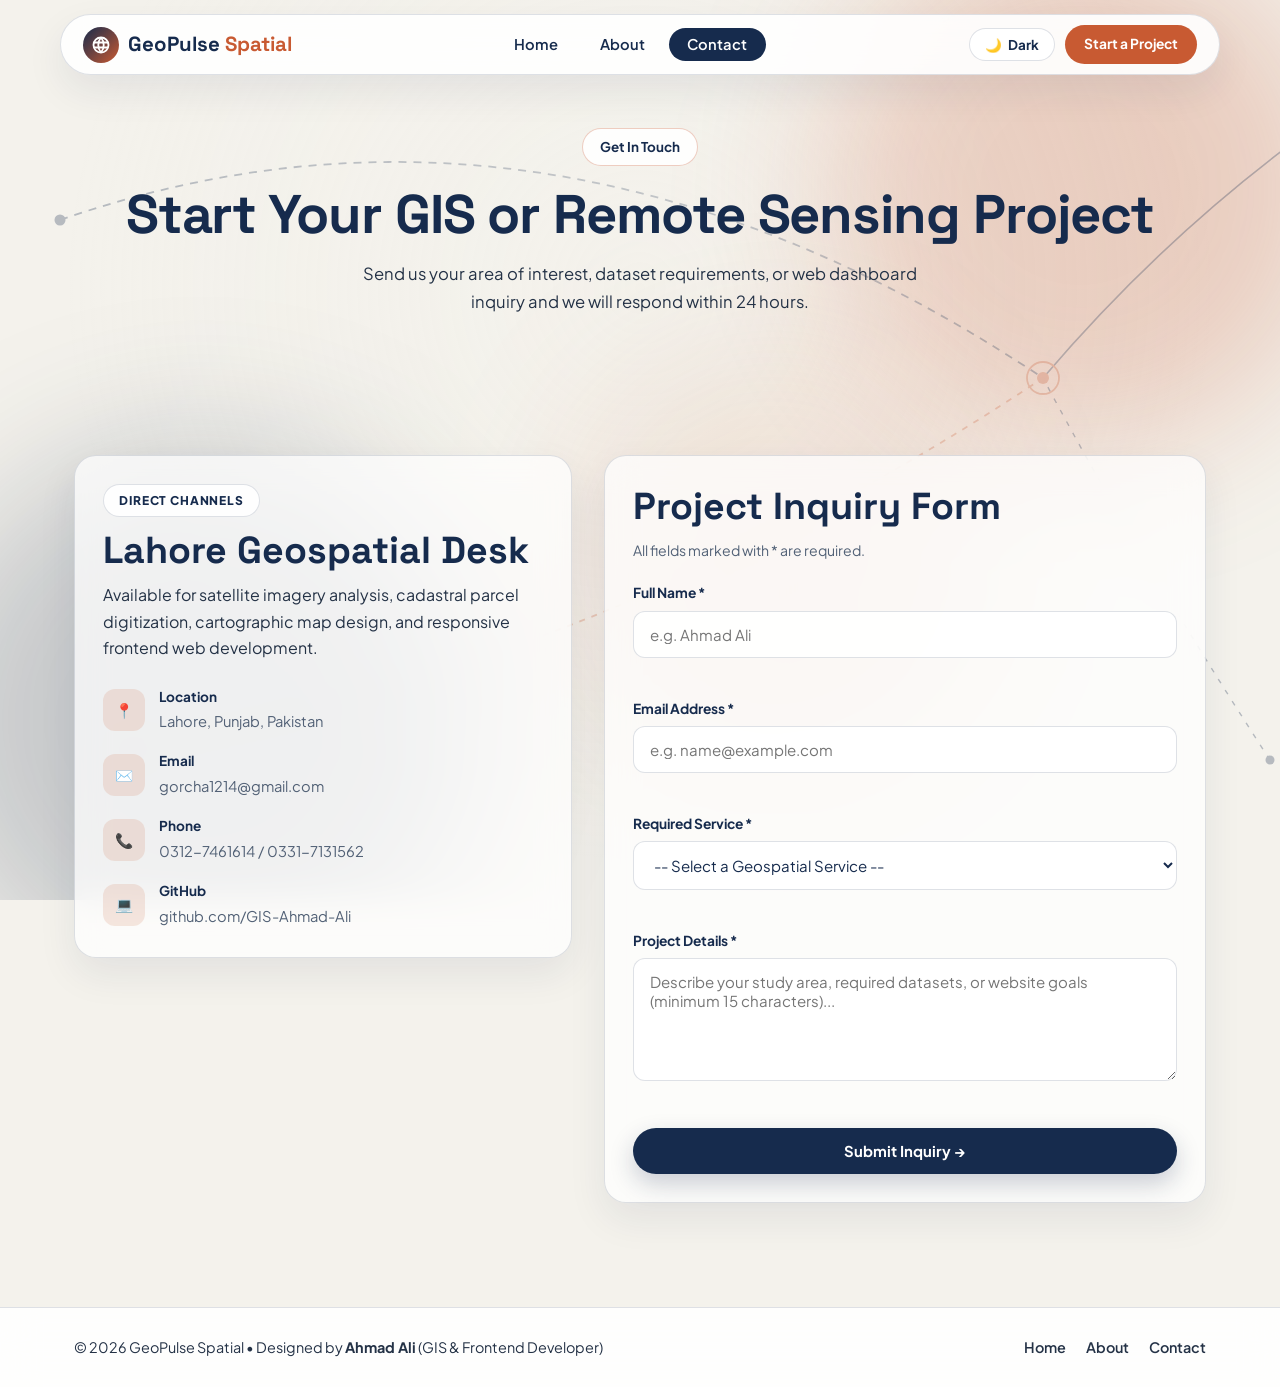
<file: contact.html>
<!DOCTYPE html>
<html lang="en">
<head>
  <meta charset="UTF-8" />
  <meta name="viewport" content="width=device-width, initial-scale=1.0" />
  <title>Contact Us | GeoPulse Spatial</title>
  <link rel="preconnect" href="https://fonts.googleapis.com" />
  <link rel="preconnect" href="https://fonts.gstatic.com" crossorigin />
  <link href="https://fonts.googleapis.com/css2?family=Plus+Jakarta+Sans:wght@400;500;600;700&family=Space+Grotesk:wght@600;700&display=swap" rel="stylesheet" />
  <link rel="stylesheet" href="style.css" />
</head>
<body>

  <!-- ================= FLOATING NAVBAR ================= -->
  <header class="navbar-wrap">
    <nav class="navbar">
      <a href="index.html" class="brand">
        <span class="brand-icon" aria-hidden="true">
          <svg width="20" height="20" viewBox="0 0 24 24" fill="none" stroke="currentColor" stroke-width="2.2">
            <circle cx="12" cy="12" r="9"></circle>
            <path d="M3.6 9h16.8M3.6 15h16.8"></path>
            <path d="M12 3a14 14 0 0 1 0 18M12 3a14 14 0 0 0 0 18"></path>
          </svg>
        </span>
        <span>GeoPulse <em>Spatial</em></span>
      </a>

      <ul class="nav-links" id="navLinks">
        <li><a href="index.html">Home</a></li>
        <li><a href="about.html">About</a></li>
        <li><a href="contact.html" class="active">Contact</a></li>
      </ul>

      <div class="nav-actions">
        <button class="theme-toggle" id="themeToggle" aria-label="Toggle Dark or Light Mode" title="Switch Theme">
          <span id="themeIcon">🌙</span>
          <span id="themeLabel">Dark</span>
        </button>
        <a href="contact.html" class="nav-cta">Start a Project</a>
        <button class="hamburger" id="menuBtn" aria-label="Open Navigation Menu" aria-expanded="false">
          <svg width="22" height="22" viewBox="0 0 24 24" fill="none" stroke="currentColor" stroke-width="2.4">
            <line x1="3" y1="6" x2="21" y2="6"></line>
            <line x1="3" y1="12" x2="21" y2="12"></line>
            <line x1="3" y1="18" x2="21" y2="18"></line>
          </svg>
        </button>
      </div>
    </nav>
  </header>

  <main>
    <section class="page-hero">
      <div class="container reveal">
        <span class="pill-badge">Get In Touch</span>
        <h1>Start Your GIS or Remote Sensing Project</h1>
        <p>
          Send us your area of interest, dataset requirements, or web dashboard inquiry and we will respond within 24 hours.
        </p>
      </div>
    </section>

    <section class="section">
      <div class="container contact-grid">
        <!-- Left Column: Direct Details -->
        <div class="glass-card contact-details-card reveal">
          <span class="section-tag">Direct Channels</span>
          <h2>Lahore Geospatial Desk</h2>
          <p>
            Available for satellite imagery analysis, cadastral parcel digitization, cartographic map design, and responsive frontend web development.
          </p>

          <ul class="contact-list">
            <li>
              <span class="c-badge">📍</span>
              <div>
                <strong>Location</strong>
                <span>Lahore, Punjab, Pakistan</span>
              </div>
            </li>
            <li>
              <span class="c-badge">✉️</span>
              <div>
                <strong>Email</strong>
                <span>gorcha1214@gmail.com</span>
              </div>
            </li>
            <li>
              <span class="c-badge">📞</span>
              <div>
                <strong>Phone</strong>
                <span>0312-7461614 / 0331-7131562</span>
              </div>
            </li>
            <li>
              <span class="c-badge">💻</span>
              <div>
                <strong>GitHub</strong>
                <a href="https://github.com/GIS-Ahmad-Ali" target="_blank" rel="noopener">github.com/GIS-Ahmad-Ali</a>
              </div>
            </li>
          </ul>
        </div>

        <!-- Right Column: Validated Contact Form -->
        <div class="glass-card form-card reveal">
          <h2>Project Inquiry Form</h2>
          <p class="form-sub">All fields marked with * are required.</p>

          <!-- Success Feedback Alert -->
          <div class="form-alert success" id="formSuccess" role="status" aria-live="polite">
            <strong>✅ Inquiry Submitted Successfully!</strong>
            <span id="successText">Thank you! We have received your spatial project details and will reach out shortly.</span>
          </div>

          <!-- Global Error Summary Alert -->
          <div class="form-alert error" id="formGlobalError" role="alert">
            <strong>⚠️ Please fix the highlighted errors below before submitting.</strong>
          </div>

          <form id="contactForm" novalidate>
            <div class="form-group">
              <label for="fullName">Full Name *</label>
              <input type="text" id="fullName" name="fullName" placeholder="e.g. Ahmad Ali" required />
              <small class="error-msg" id="nameError"></small>
            </div>

            <div class="form-group">
              <label for="emailAddress">Email Address *</label>
              <input type="email" id="emailAddress" name="emailAddress" placeholder="e.g. name@example.com" required />
              <small class="error-msg" id="emailError"></small>
            </div>

            <div class="form-group">
              <label for="serviceType">Required Service *</label>
              <select id="serviceType" name="serviceType" required>
                <option value="">-- Select a Geospatial Service --</option>
                <option value="Satellite Remote Sensing & GEE">Satellite Remote Sensing &amp; GEE</option>
                <option value="Cadastral Mapping & Digitization">Cadastral Mapping &amp; Digitization</option>
                <option value="Interactive Web GIS Dashboard">Interactive Web GIS Dashboard</option>
                <option value="Cartographic Print Layout">Cartographic Print Layout</option>
              </select>
              <small class="error-msg" id="serviceError"></small>
            </div>

            <div class="form-group">
              <label for="projectMessage">Project Details *</label>
              <textarea id="projectMessage" name="projectMessage" rows="5" placeholder="Describe your study area, required datasets, or website goals (minimum 15 characters)..." required></textarea>
              <small class="error-msg" id="messageError"></small>
            </div>

            <button type="submit" class="btn btn-primary full-width">Submit Inquiry &rarr;</button>
          </form>
        </div>
      </div>
    </section>
  </main>

  <!-- ================= FOOTER ================= -->
  <footer class="footer">
    <div class="container footer-inner">
      <p>&copy; 2026 GeoPulse Spatial &bull; Designed by <strong>Ahmad Ali</strong> (GIS &amp; Frontend Developer)</p>
      <div class="footer-links">
        <a href="index.html">Home</a>
        <a href="about.html">About</a>
        <a href="contact.html">Contact</a>
      </div>
    </div>
  </footer>

  <script src="script.js"></script>
</body>
</html>
</file>
<file: style.css>
/* ============================================================
   1. THEME VARIABLES (LIGHT PORCELAIN DEFAULT + DARK MODE)
   ============================================================ */
:root {
  --bg-page: #F4F2EC;
  --bg-alt: rgba(235, 231, 221, 0.65);
  --surface: rgba(255, 255, 255, 0.72);
  --surface-strong: rgba(255, 255, 255, 0.90);
  --text-primary: #162B4D;
  --text-body: #243246;
  --text-muted: #526176;
  --accent-indigo: #162B4D;
  --accent-copper: #C85A32;
  --accent-copper-dark: #A64320;
  --border-color: rgba(22, 43, 77, 0.14);
  --shadow-card: 0 16px 38px rgba(22, 43, 77, 0.08);
  --error-color: #DC2626;
  --success-bg: #ECFDF5;
  --success-text: #065F46;
  --success-border: #6EE7B7;
  --font-display: 'Space Grotesk', sans-serif;
  --font-body: 'Plus Jakarta Sans', sans-serif;
}

body.dark-theme {
  --bg-page: #09101E;
  --bg-alt: rgba(15, 25, 48, 0.70);
  --surface: rgba(16, 28, 52, 0.76);
  --surface-strong: rgba(22, 37, 68, 0.90);
  --text-primary: #F1F5F9;
  --text-body: #CBD5E1;
  --text-muted: #94A3B8;
  --accent-indigo: #3B82F6;
  --accent-copper: #E87449;
  --accent-copper-dark: #F28B63;
  --border-color: rgba(148, 163, 184, 0.20);
  --shadow-card: 0 20px 44px rgba(0, 0, 0, 0.42);
  --error-color: #F87171;
  --success-bg: rgba(6, 95, 70, 0.28);
  --success-text: #6EE7B7;
  --success-border: #10B981;
}

/* ============================================================
   2. RESET & BASE
   ============================================================ */
*, *::before, *::after {
  box-sizing: border-box;
  margin: 0;
  padding: 0;
}

html {
  scroll-behavior: smooth;
}

body {
  font-family: var(--font-body);
  background-color: var(--bg-page);
  color: var(--text-body);
  line-height: 1.65;
  overflow-x: hidden;
  transition: background-color 0.3s ease, color 0.3s ease;
}

img {
  max-width: 100%;
  display: block;
}

a {
  text-decoration: none;
  color: inherit;
}

.container {
  width: 100%;
  max-width: 1180px;
  margin: 0 auto;
  padding: 0 1.5rem;
}

/* ============================================================
   3. PAGE-SPECIFIC AMBIENT BACKGROUNDS (BALANCED VISIBILITY)
   ============================================================ */
.world-map-backdrop {
  position: fixed;
  inset: 0;
  z-index: 0;
  pointer-events: none;
  background-image: url("https://upload.wikimedia.org/wikipedia/commons/e/ec/World_map_blank_without_borders.svg");
  background-repeat: no-repeat;
  background-position: center 45%;
  background-size: min(1360px, 96vw);
  opacity: 0.12;
  filter: sepia(35%) hue-rotate(180deg) saturate(180%) brightness(0.85);
  transition: opacity 0.3s ease, filter 0.3s ease;
}

body.dark-theme .world-map-backdrop {
  opacity: 0.13;
  filter: invert(88%) sepia(20%) hue-rotate(185deg) saturate(180%);
}

.orbital-bg-stage {
  position: fixed;
  inset: 0;
  z-index: 0;
  pointer-events: none;
  overflow: hidden;
  display: flex;
  align-items: center;
  justify-content: center;
}

/* Visible Soft Ambient Color Orbs for Glassmorphism Refraction */
.ambient-orb {
  position: absolute;
  border-radius: 50%;
  filter: blur(72px);
  pointer-events: none;
  transition: background 0.35s ease;
}

.ambient-orb.orb-primary {
  width: 520px;
  height: 520px;
  top: -70px;
  right: -60px;
  background: rgba(200, 90, 50, 0.24);
}

.ambient-orb.orb-secondary {
  width: 560px;
  height: 560px;
  bottom: -100px;
  left: -80px;
  background: rgba(22, 43, 77, 0.20);
}

.ambient-orb.orb-center {
  width: 420px;
  height: 420px;
  top: 38%;
  left: 44%;
  background: rgba(200, 90, 50, 0.11);
}

body.dark-theme .ambient-orb.orb-primary {
  background: rgba(232, 116, 73, 0.22);
}

body.dark-theme .ambient-orb.orb-secondary {
  background: rgba(59, 130, 246, 0.22);
}

body.dark-theme .ambient-orb.orb-center {
  background: rgba(56, 189, 248, 0.10);
}

/* Crisp Yet Subtle Vector GIS Layer (About Contours & Contact Arcs) */
.ambient-gis-svg {
  width: 100%;
  height: 100%;
  opacity: 0.28;
  color: #162B4D;
  transition: color 0.3s ease, opacity 0.3s ease;
  animation: gentleDrift 16s ease-in-out infinite alternate;
}

body.dark-theme .ambient-gis-svg {
  color: #7DD3FC;
  opacity: 0.26;
}

.ambient-gis-svg .accent-stroke {
  stroke: var(--accent-copper);
}

.ambient-gis-svg .pulse-ring {
  transform-origin: 1123px 378px;
  animation: softPulse 3.6s ease-out infinite;
}

@keyframes gentleDrift {
  0% { transform: translate3d(0, 0, 0) scale(1); }
  100% { transform: translate3d(-12px, 10px, 0) scale(1.02); }
}

@keyframes softPulse {
  0% { opacity: 0.85; transform: scale(0.8); }
  100% { opacity: 0; transform: scale(2.8); }
}

/* Very light center cushion so text stays sharp without hiding the background */
.glass-atmosphere {
  position: fixed;
  inset: 0;
  z-index: 1;
  pointer-events: none;
  background: radial-gradient(circle at 50% 32%, rgba(244, 242, 236, 0.22) 0%, transparent 65%);
}

body.dark-theme .glass-atmosphere {
  background: radial-gradient(circle at 50% 32%, rgba(9, 16, 30, 0.24) 0%, transparent 65%);
}

main, footer, .page-layer {
  position: relative;
  z-index: 2;
}

/* ============================================================
   4. FLOATING GLASS NAVBAR & THEME TOGGLE
   ============================================================ */
.navbar-wrap {
  position: sticky;
  top: 14px;
  z-index: 999;
  padding: 0 1rem;
}

.navbar {
  max-width: 1160px;
  margin: 0 auto;
  background: var(--surface-strong);
  backdrop-filter: blur(20px);
  -webkit-backdrop-filter: blur(20px);
  border: 1.5px solid var(--border-color);
  box-shadow: var(--shadow-card);
  border-radius: 999px;
  padding: 0.62rem 1.35rem;
  display: flex;
  align-items: center;
  justify-content: space-between;
  gap: 1rem;
}

.brand {
  display: flex;
  align-items: center;
  gap: 0.6rem;
  font-family: var(--font-display);
  font-size: 1.28rem;
  font-weight: 700;
  color: var(--text-primary);
}

.brand-icon {
  width: 36px;
  height: 36px;
  border-radius: 50%;
  background: linear-gradient(135deg, #162B4D, var(--accent-copper));
  color: #FFFFFF;
  display: flex;
  align-items: center;
  justify-content: center;
}

.brand em {
  font-style: normal;
  color: var(--accent-copper);
}

.nav-links {
  list-style: none;
  display: flex;
  align-items: center;
  gap: 0.35rem;
}

.nav-links a {
  padding: 0.46rem 1.15rem;
  border-radius: 999px;
  font-size: 0.92rem;
  font-weight: 600;
  color: var(--text-primary);
  transition: all 0.22s ease;
}

.nav-links a:hover {
  color: var(--accent-copper);
  background: rgba(200, 90, 50, 0.10);
}

.nav-links a.active {
  background: #162B4D;
  color: #FFFFFF;
}

body.dark-theme .nav-links a.active {
  background: var(--accent-copper);
  color: #FFFFFF;
}

.nav-actions {
  display: flex;
  align-items: center;
  gap: 0.65rem;
}

.theme-toggle {
  display: inline-flex;
  align-items: center;
  gap: 0.4rem;
  padding: 0.46rem 0.92rem;
  border-radius: 999px;
  border: 1.5px solid var(--border-color);
  background: var(--surface-strong);
  color: var(--text-primary);
  font-family: var(--font-body);
  font-size: 0.84rem;
  font-weight: 700;
  cursor: pointer;
  transition: transform 0.2s ease, border-color 0.2s ease;
}

.theme-toggle:hover {
  border-color: var(--accent-copper);
  transform: translateY(-1px);
}

.nav-cta {
  padding: 0.52rem 1.2rem;
  border-radius: 999px;
  background: var(--accent-copper);
  color: #FFFFFF;
  font-size: 0.86rem;
  font-weight: 700;
  transition: background 0.25s ease, transform 0.25s ease;
}

.nav-cta:hover {
  background: var(--accent-copper-dark);
  transform: translateY(-2px);
}

.hamburger {
  display: none;
  width: 40px;
  height: 40px;
  border-radius: 12px;
  border: 1.5px solid var(--border-color);
  background: var(--surface-strong);
  color: var(--text-primary);
  align-items: center;
  justify-content: center;
  cursor: pointer;
}

/* ============================================================
   5. HERO & PAGE BANNERS
   ============================================================ */
.hero {
  padding: 4.5rem 0 4.5rem;
}

.hero-grid {
  display: grid;
  grid-template-columns: 1.15fr 0.95fr;
  gap: 2.75rem;
  align-items: center;
}

.pill-badge {
  display: inline-flex;
  align-items: center;
  gap: 0.45rem;
  padding: 0.42rem 1.05rem;
  border-radius: 999px;
  background: var(--surface-strong);
  backdrop-filter: blur(12px);
  border: 1.5px solid rgba(200, 90, 50, 0.30);
  color: var(--text-primary);
  font-size: 0.84rem;
  font-weight: 700;
  margin-bottom: 1.1rem;
}

.hero h1, .page-hero h1 {
  font-family: var(--font-display);
  font-size: clamp(2.2rem, 4.4vw, 3.4rem);
  font-weight: 700;
  color: var(--text-primary);
  line-height: 1.12;
  letter-spacing: -0.02em;
  margin-bottom: 1rem;
}

.hero-lead, .page-hero p {
  font-size: 1.04rem;
  color: var(--text-body);
  max-width: 600px;
  margin-bottom: 1.75rem;
}

.hero-btns {
  display: flex;
  flex-wrap: wrap;
  gap: 0.95rem;
  margin-bottom: 2.1rem;
}

.btn {
  display: inline-flex;
  align-items: center;
  justify-content: center;
  gap: 0.5rem;
  padding: 0.85rem 1.75rem;
  border-radius: 999px;
  font-family: var(--font-body);
  font-size: 0.93rem;
  font-weight: 700;
  cursor: pointer;
  border: none;
  transition: transform 0.25s ease, background 0.25s ease, box-shadow 0.25s ease;
}

.btn-primary {
  background: #162B4D;
  color: #FFFFFF;
  box-shadow: 0 10px 24px rgba(22, 43, 77, 0.22);
}

body.dark-theme .btn-primary {
  background: var(--accent-copper);
}

.btn-primary:hover {
  background: var(--accent-copper);
  transform: translateY(-2px);
}

.btn-secondary {
  background: var(--surface-strong);
  backdrop-filter: blur(12px);
  color: var(--text-primary);
  border: 1.5px solid var(--border-color);
}

.btn-secondary:hover {
  border-color: var(--accent-copper);
  color: var(--accent-copper);
  transform: translateY(-2px);
}

.btn.full-width {
  width: 100%;
}

.hero-metrics {
  display: grid;
  grid-template-columns: repeat(3, 1fr);
  gap: 0.95rem;
}

.metric-card {
  background: var(--surface);
  backdrop-filter: blur(16px);
  -webkit-backdrop-filter: blur(16px);
  border: 1.5px solid var(--border-color);
  border-radius: 16px;
  padding: 0.9rem 1rem;
}

.metric-card strong {
  display: block;
  font-family: var(--font-display);
  font-size: 1.3rem;
  color: var(--accent-copper);
}

.metric-card span {
  font-size: 0.78rem;
  font-weight: 600;
  color: var(--text-muted);
}

.media-glass-frame {
  background: var(--surface);
  backdrop-filter: blur(16px);
  -webkit-backdrop-filter: blur(16px);
  border: 1.5px solid var(--border-color);
  border-radius: 24px;
  padding: 0.75rem;
  box-shadow: var(--shadow-card);
}

.media-glass-frame img {
  width: 100%;
  height: 360px;
  object-fit: cover;
  border-radius: 18px;
}

.media-caption {
  display: flex;
  align-items: center;
  gap: 0.55rem;
  padding: 0.75rem 0.5rem 0.25rem;
  font-size: 0.85rem;
  font-weight: 700;
  color: var(--text-primary);
}

.dot-live {
  width: 9px;
  height: 9px;
  border-radius: 50%;
  background: #16A34A;
}

.page-hero {
  padding: 4.2rem 0 2.5rem;
  text-align: center;
}

.page-hero p {
  margin-left: auto;
  margin-right: auto;
}

/* ============================================================
   6. SECTIONS, GRIDS & FROSTED GLASS CARDS
   ============================================================ */
.section {
  padding: 4.5rem 0;
}

.section.alt-tint {
  background: var(--bg-alt);
  backdrop-filter: blur(10px);
  border-top: 1px solid var(--border-color);
  border-bottom: 1px solid var(--border-color);
}

.section-head {
  text-align: center;
  max-width: 660px;
  margin: 0 auto 2.8rem;
}

.section-tag {
  display: inline-block;
  padding: 0.35rem 0.95rem;
  border-radius: 999px;
  background: var(--surface-strong);
  border: 1.5px solid var(--border-color);
  color: var(--text-primary);
  font-size: 0.75rem;
  font-weight: 800;
  text-transform: uppercase;
  letter-spacing: 0.07em;
  margin-bottom: 0.65rem;
}

.section-tag.warm {
  color: var(--accent-copper);
  border-color: rgba(200, 90, 50, 0.32);
}

.section-head h2, .about-copy h2, .contact-details-card h2, .form-card h2 {
  font-family: var(--font-display);
  font-size: clamp(1.75rem, 3.2vw, 2.35rem);
  color: var(--text-primary);
  line-height: 1.18;
  margin-bottom: 0.65rem;
}

.cards-3-grid {
  display: grid;
  grid-template-columns: repeat(3, 1fr);
  gap: 1.5rem;
}

.cards-2-grid, .split-grid {
  display: grid;
  grid-template-columns: repeat(2, 1fr);
  gap: 2rem;
  align-items: center;
}

.steps-4-grid {
  display: grid;
  grid-template-columns: repeat(4, 1fr);
  gap: 1.35rem;
}

.glass-card, .glass-panel, .about-copy {
  background: var(--surface);
  backdrop-filter: blur(16px);
  -webkit-backdrop-filter: blur(16px);
  border: 1.5px solid var(--border-color);
  border-radius: 22px;
  padding: 1.75rem;
  box-shadow: var(--shadow-card);
  transition: transform 0.25s ease, border-color 0.25s ease;
}

.glass-card:hover {
  transform: translateY(-5px);
  border-color: rgba(200, 90, 50, 0.38);
}

.card-icon {
  width: 48px;
  height: 48px;
  border-radius: 14px;
  display: flex;
  align-items: center;
  justify-content: center;
  font-size: 1.4rem;
  margin-bottom: 1rem;
}

.card-icon.indigo {
  background: rgba(22, 43, 77, 0.12);
}

.card-icon.copper {
  background: rgba(200, 90, 50, 0.16);
}

.glass-card h3 {
  font-family: var(--font-display);
  font-size: 1.2rem;
  color: var(--text-primary);
  margin-bottom: 0.55rem;
}

.mini-list {
  list-style: none;
  margin-top: 1rem;
  padding-top: 0.85rem;
  border-top: 1px solid var(--border-color);
  font-size: 0.85rem;
  font-weight: 600;
  color: var(--text-muted);
}

.mini-list li + li {
  margin-top: 0.35rem;
}

.mini-list li::before {
  content: "• ";
  color: var(--accent-copper);
  font-weight: 800;
}

/* Showcase Cards */
.showcase-card {
  background: var(--surface);
  backdrop-filter: blur(16px);
  -webkit-backdrop-filter: blur(16px);
  border: 1.5px solid var(--border-color);
  border-radius: 22px;
  overflow: hidden;
  box-shadow: var(--shadow-card);
}

.showcase-img {
  position: relative;
  height: 230px;
}

.showcase-img img {
  width: 100%;
  height: 100%;
  object-fit: cover;
}

.img-pill {
  position: absolute;
  top: 14px;
  left: 14px;
  padding: 0.32rem 0.85rem;
  border-radius: 999px;
  background: var(--surface-strong);
  color: var(--text-primary);
  font-size: 0.74rem;
  font-weight: 800;
}

.img-pill.warm {
  color: var(--accent-copper);
}

.showcase-body {
  padding: 1.65rem;
}

.showcase-body h3 {
  font-family: var(--font-display);
  font-size: 1.28rem;
  color: var(--text-primary);
  margin-bottom: 0.55rem;
}

.showcase-body p {
  margin-bottom: 1.1rem;
  font-size: 0.94rem;
}

.text-link {
  font-weight: 700;
  font-size: 0.9rem;
  color: var(--accent-copper);
}

.text-link:hover {
  text-decoration: underline;
}

/* About Copy & Workflow */
.about-copy p + p {
  margin-top: 0.9rem;
}

.value-pills {
  display: flex;
  flex-wrap: wrap;
  gap: 0.6rem;
  margin-top: 1.35rem;
}

.value-pills span {
  padding: 0.42rem 0.9rem;
  border-radius: 10px;
  background: var(--surface-strong);
  border: 1px solid var(--border-color);
  font-size: 0.83rem;
  font-weight: 700;
  color: var(--text-primary);
}

.step-num {
  display: inline-block;
  font-family: var(--font-display);
  font-size: 1.45rem;
  font-weight: 700;
  color: var(--accent-copper);
  margin-bottom: 0.65rem;
}

/* ============================================================
   7. CONTACT FORM & VALIDATION STATES
   ============================================================ */
.contact-grid {
  display: grid;
  grid-template-columns: 0.95fr 1.15fr;
  gap: 2rem;
  align-items: start;
}

.contact-list {
  list-style: none;
  margin-top: 1.5rem;
  display: flex;
  flex-direction: column;
  gap: 1rem;
}

.contact-list li {
  display: flex;
  align-items: center;
  gap: 0.85rem;
}

.c-badge {
  width: 42px;
  height: 42px;
  border-radius: 12px;
  background: rgba(200, 90, 50, 0.14);
  display: flex;
  align-items: center;
  justify-content: center;
  font-size: 1.1rem;
  flex-shrink: 0;
}

.contact-list strong {
  display: block;
  font-size: 0.85rem;
  color: var(--text-primary);
}

.contact-list span, .contact-list a {
  font-size: 0.92rem;
  color: var(--text-muted);
}

.form-sub {
  font-size: 0.88rem;
  color: var(--text-muted);
  margin-bottom: 1.25rem;
}

.form-alert {
  display: none;
  padding: 0.95rem 1.1rem;
  border-radius: 12px;
  margin-bottom: 1.25rem;
  font-size: 0.9rem;
}

.form-alert.show {
  display: block;
}

.form-alert.success {
  background: var(--success-bg);
  color: var(--success-text);
  border: 1.5px solid var(--success-border);
}

.form-alert.success strong {
  display: block;
  margin-bottom: 0.25rem;
}

.form-alert.error {
  background: rgba(220, 38, 38, 0.10);
  color: var(--error-color);
  border: 1.5px solid rgba(220, 38, 38, 0.35);
}

.form-group {
  margin-bottom: 1.1rem;
}

.form-group label {
  display: block;
  font-size: 0.86rem;
  font-weight: 700;
  color: var(--text-primary);
  margin-bottom: 0.35rem;
}

.form-group input,
.form-group select,
.form-group textarea {
  width: 100%;
  padding: 0.82rem 1rem;
  border-radius: 12px;
  border: 1.5px solid var(--border-color);
  background: var(--surface-strong);
  color: var(--text-primary);
  font-family: var(--font-body);
  font-size: 0.94rem;
  transition: border-color 0.2s ease, box-shadow 0.2s ease;
}

.form-group input:focus,
.form-group select:focus,
.form-group textarea:focus {
  outline: none;
  border-color: var(--accent-copper);
  box-shadow: 0 0 0 3px rgba(200, 90, 50, 0.15);
}

.form-group input.invalid,
.form-group select.invalid,
.form-group textarea.invalid {
  border-color: var(--error-color);
}

.error-msg {
  display: block;
  min-height: 1.1rem;
  margin-top: 0.28rem;
  font-size: 0.8rem;
  font-weight: 600;
  color: var(--error-color);
}

/* ============================================================
   8. FOOTER & SCROLL REVEAL
   ============================================================ */
.footer {
  padding: 1.75rem 0;
  background: var(--surface-strong);
  backdrop-filter: blur(18px);
  border-top: 1px solid var(--border-color);
  margin-top: 2rem;
}

.footer-inner {
  display: flex;
  align-items: center;
  justify-content: space-between;
  flex-wrap: wrap;
  gap: 1rem;
  font-size: 0.9rem;
}

.footer-links {
  display: flex;
  gap: 1.25rem;
  font-weight: 600;
}

.footer-links a:hover {
  color: var(--accent-copper);
}

.reveal {
  opacity: 0;
  transform: translateY(18px);
  transition: opacity 0.6s ease, transform 0.6s ease;
}

.reveal.is-visible {
  opacity: 1;
  transform: translateY(0);
}

/* ============================================================
   9. RESPONSIVE BREAKPOINTS
   ============================================================ */
@media (max-width: 960px) {
  .hero-grid,
  .split-grid,
  .contact-grid,
  .cards-3-grid,
  .cards-2-grid {
    grid-template-columns: 1fr;
  }

  .steps-4-grid {
    grid-template-columns: repeat(2, 1fr);
  }
}

@media (max-width: 720px) {
  .navbar {
    border-radius: 22px;
    flex-wrap: wrap;
  }

  .hamburger {
    display: flex;
  }

  .nav-cta {
    display: none;
  }

  .nav-links {
    display: none;
    width: 100%;
    flex-direction: column;
    padding-top: 0.6rem;
    border-top: 1px solid var(--border-color);
  }

  .nav-links.open {
    display: flex;
  }

  .nav-links a {
    width: 100%;
    text-align: center;
  }

  .hero-metrics,
  .steps-4-grid {
    grid-template-columns: 1fr;
  }
}
</file>
